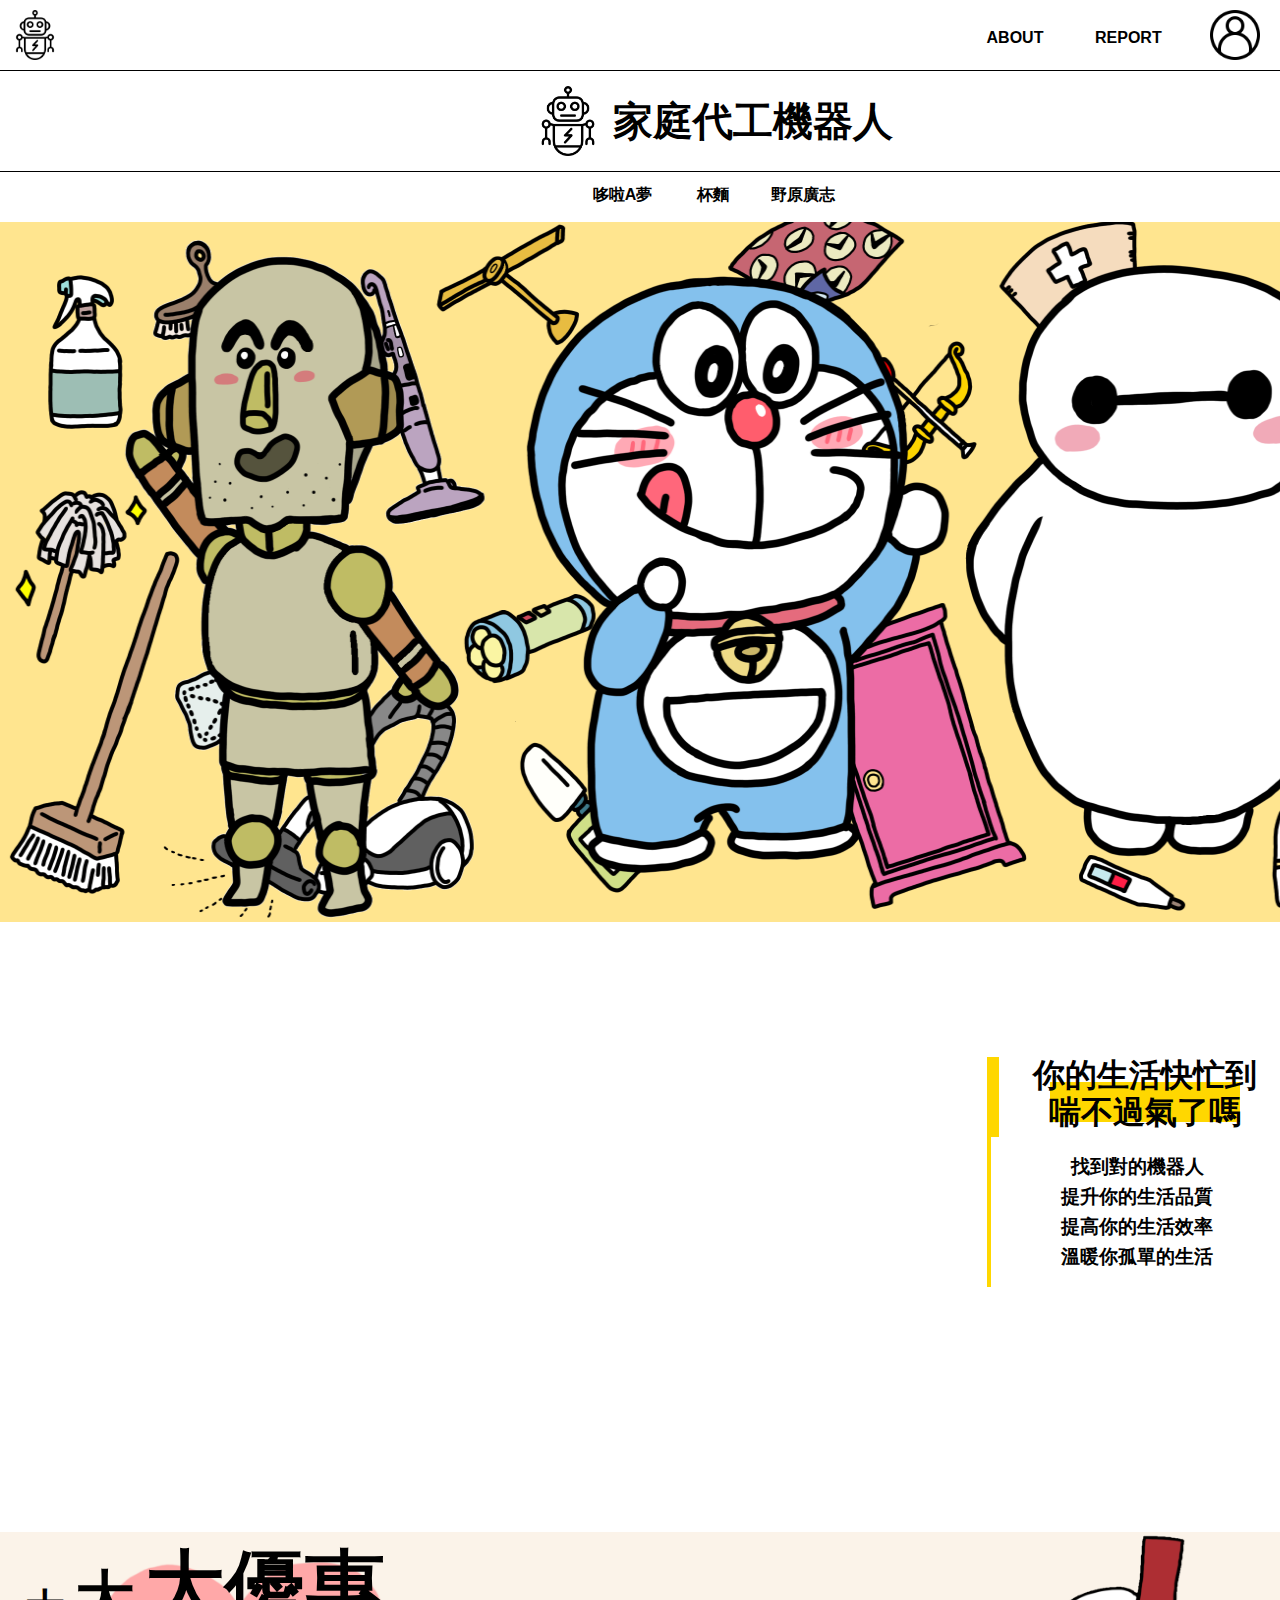
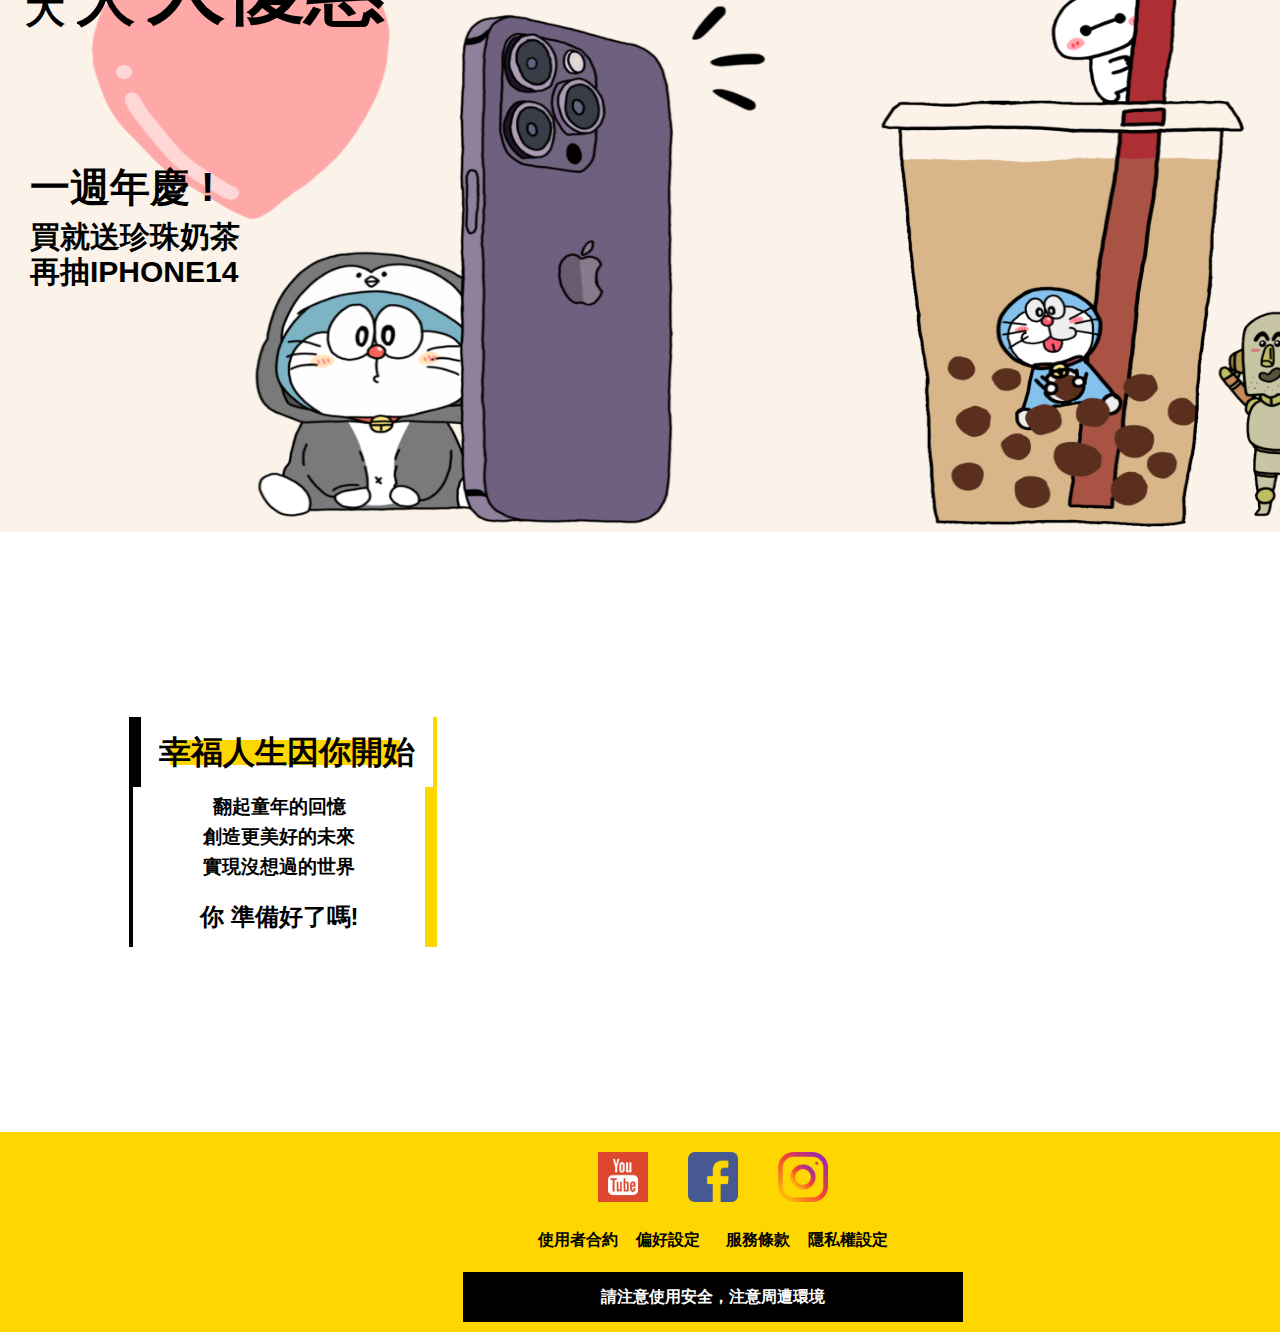
<file: index.html>
<!DOCTYPE html>
<html lang="en">
<head>
    <meta charset="UTF-8">
    <meta http-equiv="X-UA-Compatible" content="IE=edge">
    <meta name="viewport" content="width=device-width, initial-scale=1.0">
    <link rel="stylesheet" href="./css/normalize.css">
    <link rel="stylesheet" href="./css/style.css">
    <title>首頁</title>
</head>
<body>
    <header class="header">
        <div class="firsthead">
            <div >
                <a href="./index.html">
                    <img  class="robort" src="./images/robotic.png" alt="robort">
                </a>
            </div>
            <div class="firsthead-box">
                <ul class="firsthead-list">
                    <li class="firsthead-list-items">
                        <a class="firsthead-list-items-link" href="#">ABOUT</a>
                    </li>
                    <li class="firsthead-list-items">
                        <a class="firsthead-list-items-link" href="#">REPORT</a>
                    </li>
                    <li class="firsthead-list-items">
                        <a class="firsthead-list-items-link" href="#">
                            <img class="firsthead-img" src="./images/user.png" alt="user">
                        </a>
                    </li>
                    <li class="firsthead-list-items">
                        <a class="firsthead-list-items-link" href="#">
                            <img class="firsthead-img" src="./images/worldwide.png" alt="worldwide">
                        </a>
                    </li>
                </ul>
            </div>
        </div>

        <div class="secondhead">
            <a href="./index.html">
                <img class="secondhead-robort" src="./images/robotic.png" alt="robort">
            </a>
            <div class="secondhead-title">家庭代工機器人</div>
        </div>

        <div class="thirdhead">
            <div class="thirdhead-box">
                <ul class="thirdhead-list">
                    <li class="thirdhead-list-items">
                        <a class="thirdhead-list-items-link" href="./index1.html">哆啦A夢</a>
                    </li>
                    <li class="thirdhead-list-items">
                        <a class="thirdhead-list-items-link" href="./index2.html">杯麵</a>
                    </li>
                    <li class="thirdhead-list-items">
                        <a class="thirdhead-list-items-link" href="#">野原廣志</a>
                    </li>
                    
                </ul>
            </div>
        </div>

    </header>
    
    <article>
        <div class="article-one">
            <img src="./images/cat.png.jpeg" alt="cat">
            <img src="./images/image0 (4).png" alt="cat2">
        </div>
        <div class="article-two">
            <div class="article-two-package">
                <iframe class="youtube1" src="https://www.youtube.com/embed/o37Yt9CGpJc" title="YouTube video player" frameborder="0" allow="accelerometer; autoplay; clipboard-write; encrypted-media; gyroscope; picture-in-picture" allowfullscreen></iframe>
                <div class="article-two-slogan">
                    <h1>你的生活快忙到<br>喘不過氣了嗎</h1>
                    <h3>找到對的機器人<br>提升你的生活品質<br>提高你的生活效率<br>溫暖你孤單的生活</h3>
                </div>
                <div class="article-two-rectangle">
                </div>
            </div>
        </div>
        <div class="article-three">
            <div class="article-three-slogan">
                <h5>大</h5>
                <h3>大</h3>
                <h1>大優惠</h1>
            </div>
            <h2>一週年慶 !</h2>
            <h4>買就送珍珠奶茶<br>再抽IPHONE14</h4>
        </div>
        <div class="article-four">
            <div class="article-four-package">
                <div class="article-four-slogan">
                    <h1>幸福人生因你開始</h1>
                    <h3>翻起童年的回憶<br>創造更美好的未來<br>實現沒想過的世界</h3>
                    <h2>你 準備好了嗎!</h2>
                </div>
                <iframe class="youtube2" src="https://www.youtube.com/embed/WCyTifI-i0k" title="YouTube video player" frameborder="0" allow="accelerometer; autoplay; clipboard-write; encrypted-media; gyroscope; picture-in-picture" allowfullscreen></iframe>
                <div class="article-four-rectangle">
                </div>
            </div>
        </div>
    </article>
    <div class="footer">
        <div class="firstfooter">
            <div class="firstfooter-box">
                <ul class="firstfooter-list">
                    <li class="firstfooter-list-items">
                        <a class="firstfooter-list-items-link" href="#">
                            <img class="firstfooter-img" src="./images/youtube.png" alt="youtube">
                        </a>
                    </li>
                    <li class="firstfooter-list-items">
                        <a class="firstfooter-list-items-link" href="#">
                            <img class="firstfooter-img" src="./images/facebook.png" alt="facebook">
                        </a>
                    </li>
                    <li class="firstfooter-list-items">
                        <a class="firstfooter-list-items-link" href="#">
                            <img class="firstfooter-img" src="./images/instagram.png" alt="ins">
                        </a>
                    </li>
                </ul>
            </div>
        </div>

        <div class="secondfooter">
            <div class="secondfooter-box">
                <ul class="secondfooter-list">
                    <li class="secondfooter-list-items">
                        <a class="secondfooter-list-items-link" href="#">使用者合約</a>
                    </li>
                    <li class="secondfooter-list-items">
                        <a class="secondfooter-list-items-link" href="#">偏好設定</a>
                    </li>
                    <li class="secondfooter-list-items">
                        <a class="secondfooter-list-items-link" href="#">服務條款</a>
                    </li>
                    <li class="secondfooter-list-items">
                        <a class="secondfooter-list-items-link" href="#">隱私權設定</a>
                    </li> 
                </ul>
            </div>
        </div>
        <div class="alarm"> 
            <div class="alarm-item">
                <p>請注意使用安全，注意周遭環境</p>
            </div>
        </div>
    </div>

</body>
</html>
</file>
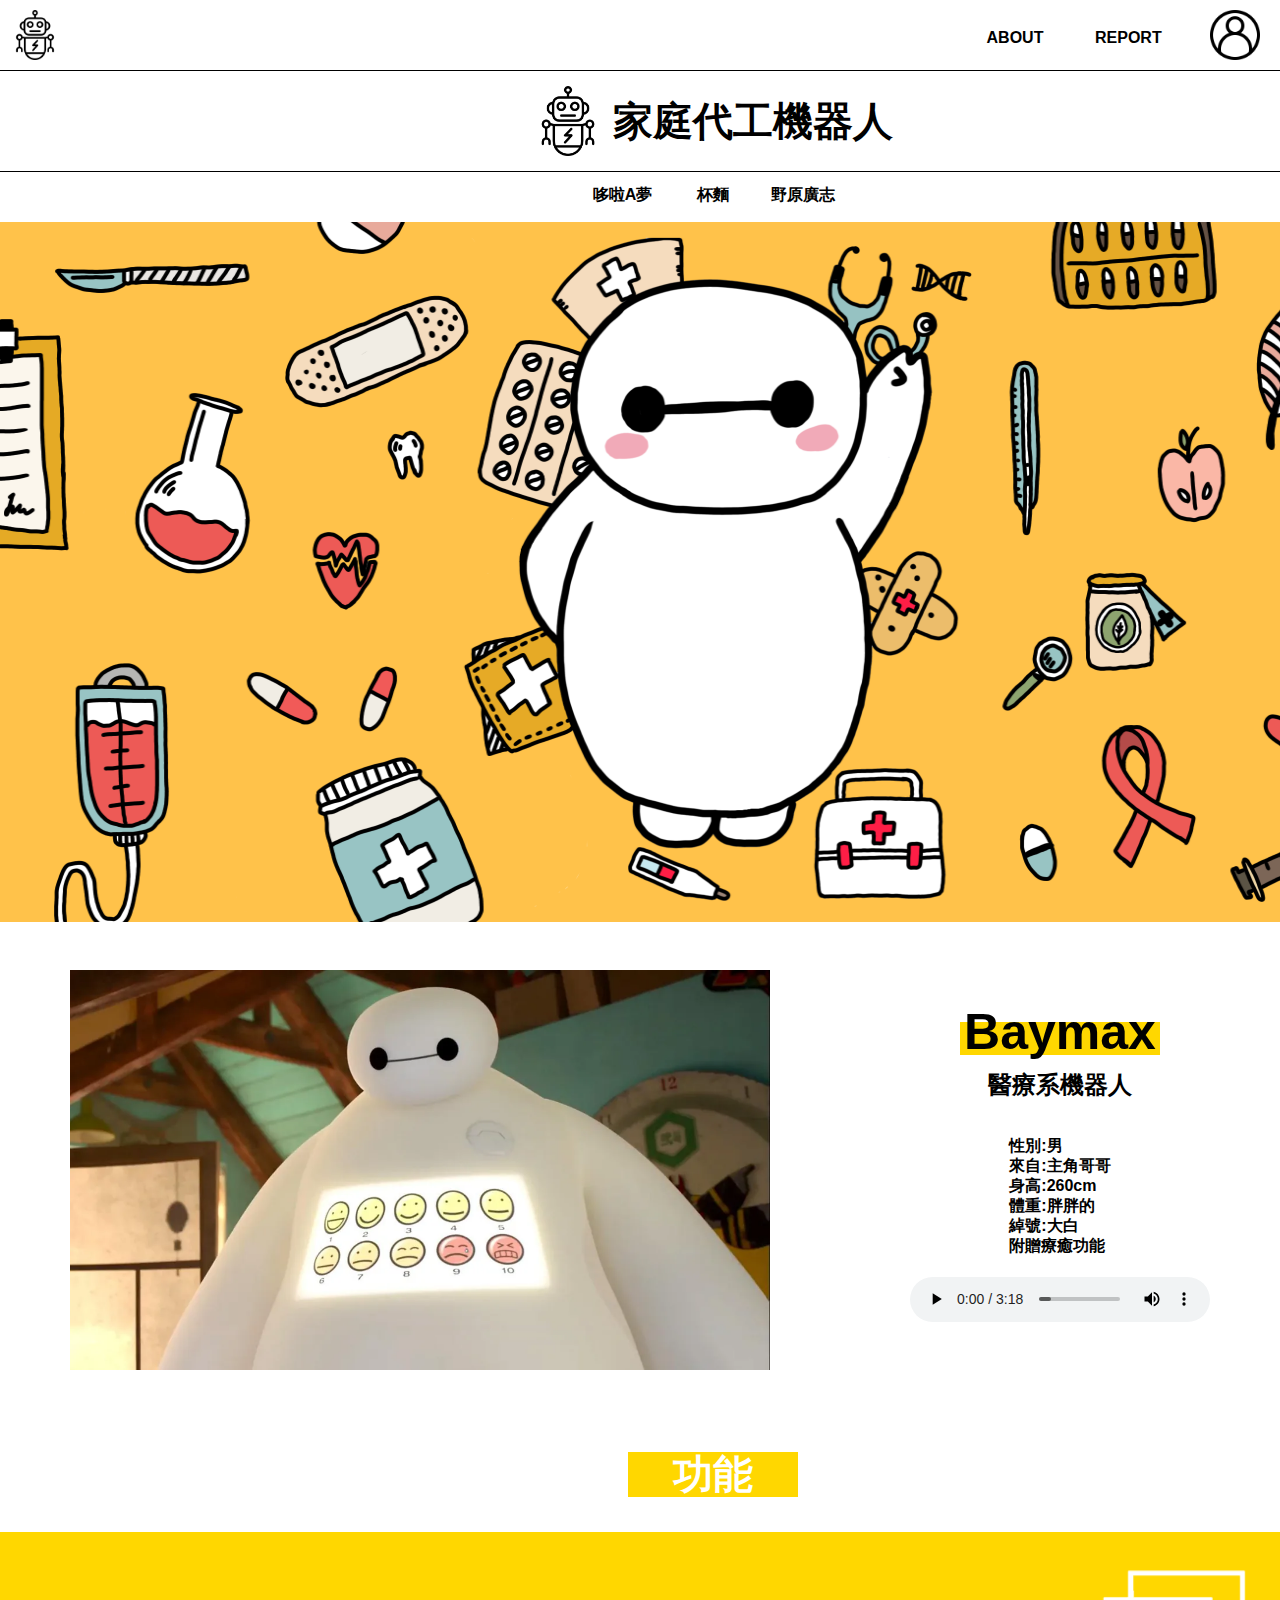
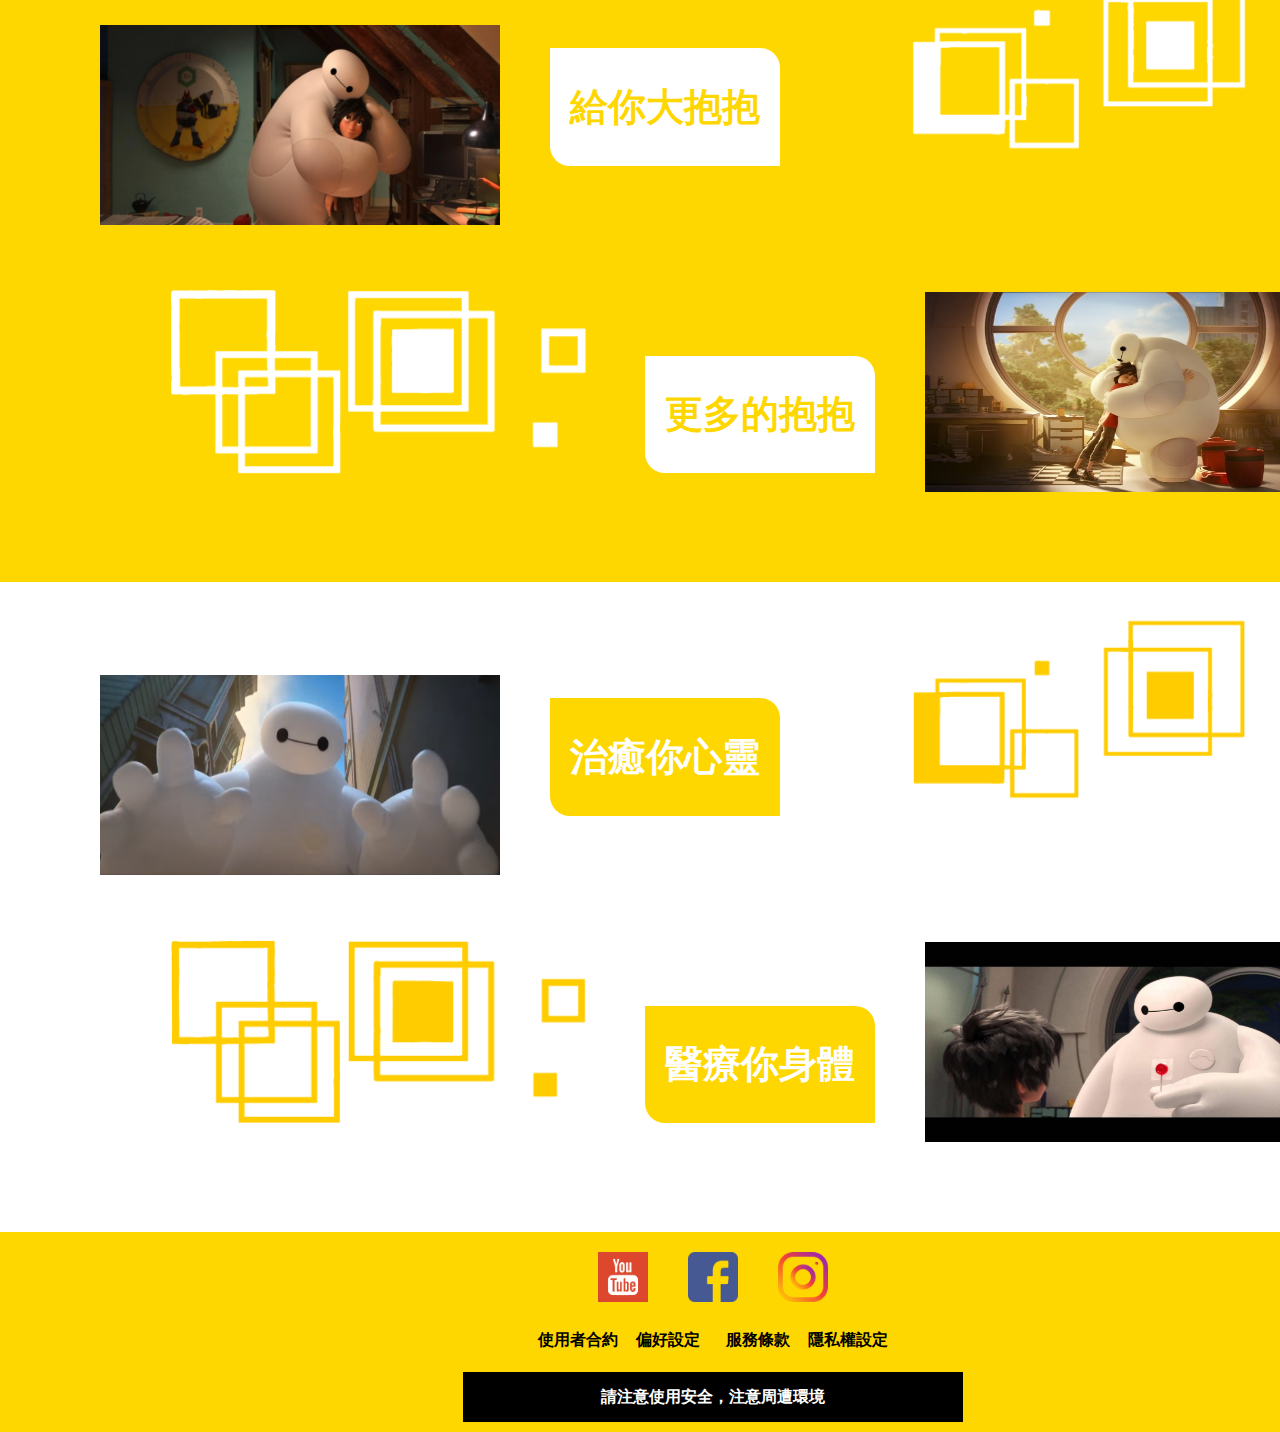
<file: index2.html>
<!DOCTYPE html>
<html lang="en">
<head>
    <meta charset="UTF-8">
    <meta http-equiv="X-UA-Compatible" content="IE=edge">
    <meta name="viewport" content="width=device-width, initial-scale=1.0">
    <link rel="stylesheet" href="./css/normalize.css">
    <link rel="stylesheet" href="./css/vegetale.css">
    <title>Baymax</title>
</head>
<body>  
        <header class="header">
            <div class="firsthead">
                <div >
                    <a href="./index.html">
                        <img  class="robort" src="./images/robotic.png" alt="robort">
                    </a>
                </div>
                <div class="firsthead-box">
                    <ul class="firsthead-list">
                        <li class="firsthead-list-items">
                            <a class="firsthead-list-items-link" href="#">ABOUT</a>
                        </li>
                        <li class="firsthead-list-items">
                            <a class="firsthead-list-items-link" href="#">REPORT</a>
                        </li>
                        <li class="firsthead-list-items">
                            <a class="firsthead-list-items-link" href="#">
                                <img class="firsthead-img" src="./images/user.png" alt="user">
                            </a>
                        </li>
                        <li class="firsthead-list-items">
                            <a class="firsthead-list-items-link" href="#">
                                <img class="firsthead-img" src="./images/worldwide.png" alt="worldwide">
                            </a>
                        </li>
                    </ul>
                </div>
            </div>
    
            <div class="secondhead">
                <a href="./index.html">
                    <img class="secondhead-robort" src="./images/robotic.png" alt="robort">
                </a>
                <div class="secondhead-title">家庭代工機器人</div>
            </div>
    
            <div class="thirdhead">
                <div class="thirdhead-box">
                    <ul class="thirdhead-list">
                        <li class="thirdhead-list-items">
                            <a class="thirdhead-list-items-link" href="./index1.html">哆啦A夢</a>
                        </li>
                        <li class="thirdhead-list-items">
                            <a class="thirdhead-list-items-link" href="./index2.html">杯麵</a>
                        </li>
                        <li class="thirdhead-list-items">
                            <a class="thirdhead-list-items-link" href="#">野原廣志</a>
                        </li>
                        
                    </ul>
                </div>
            </div> 
            </div>
        </header>
        <article>
            <div class="article-one">
                <img src="./images/bx.webp" alt="cat2">
                <img src="./images/image1.png" alt="cat">
            </div>
        <div class="firstsection">
            <a href="#">
                <img class="cat1" src="./images/baymax3.webp" >
            </a>
            <div class="firstsection-words">
                <h1>Baymax</h1>
                <h2>醫療系機器人</h2>
                <h4>性別:男<br>來自:主角哥哥<br>身高:260cm<br>體重:胖胖的<br>綽號:大白<br>附贈療癒功能</h4>
            <audio controls>
                <source src="media/Youre On Your Own, Kid.mp3">
            </audio>
            </div>
            </div>
        </div>
        <div class="secondsection">
            <div class="function">功能</div>
        </div>
        </article>
<div class="picture_content">
    <style type="text/css">
        .b2{
            position: absolute;
            z-index: 1;
        }
        .t{
            position: absolute;
            z-index: 2;
        }
        .y{
            position: absolute;
            z-index: 3;
            margin-top: 350px;
        }
        </style>
    <img class="b2" src="./images/2.png">
            <div class="t">
               <a href= "https://youtu.be/4KcpSbQdUSA"> <img class="Baymax_Disney"  src="./images/Baymax_Disney.webp"></a>
              
               <div class="content-words">
               <h2>給你大抱抱</h2>
               </div>
            </div>
             <div class="y">
                <div class="content-words">
                <h2>更多的抱抱</h2>
               </div>
               <a href= "https://youtu.be/Jt6DVyMTGW0"><img class="bb" src="./images/bb.jpg"></a>
             </div>
             
</div>
            <div class="picture_content1">
                <style type="text/css">
                    .b1{
                        position: absolute;
                        z-index: 1;
                    }
                    .t{
                        position: absolute;
                        z-index: 2;
                    }
                    .y{
                        position: absolute;
                        z-index: 3;
                        margin-top: 350px;
                    }
                    </style>
                <img class="b1" src="./images/1.png">
            <div class="t">
                <a href= "https://youtu.be/4KcpSbQdUSA"> <img class="Baymax_Disney"  src="./images/Baymax-trailer-2.webp"></a>
               
                <div class="content-words1">
                <h2>治癒你心靈</h2>
                </div>
             </div>
             <div class="y">
                <div class="content-words1">
                    <h2>醫療你身體</h2>
                   </div>
            <a href= "https://youtu.be/XWNkC4Z60B4"><img class="heal" src="./images/heal.jpg"></a>
        </div>
    </div>


    <div class="footer">
        <div class="firstfooter">
            <div class="firstfooter-box">
                <ul class="firstfooter-list">
                    <li class="firstfooter-list-items">
                        <a class="firstfooter-list-items-link" href="#">
                            <img class="firstfooter-img" src="./images/youtube.png" alt="youtube">
                        </a>
                    </li>
                    <li class="firstfooter-list-items">
                        <a class="firstfooter-list-items-link" href="#">
                            <img class="firstfooter-img" src="./images/facebook.png" alt="facebook">
                        </a>
                    </li>
                    <li class="firstfooter-list-items">
                        <a class="firstfooter-list-items-link" href="#">
                            <img class="firstfooter-img" src="./images/instagram.png" alt="ins">
                        </a>
                    </li>
                </ul>
            </div>
        </div>

        <div class="secondfooter">
            <div class="secondfooter-box">
                <ul class="secondfooter-list">
                    <li class="secondfooter-list-items">
                        <a class="secondfooter-list-items-link" href="#">使用者合約</a>
                    </li>
                    <li class="secondfooter-list-items">
                        <a class="secondfooter-list-items-link" href="#">偏好設定</a>
                    </li>
                    <li class="secondfooter-list-items">
                        <a class="secondfooter-list-items-link" href="#">服務條款</a>
                    </li>
                    <li class="secondfooter-list-items">
                        <a class="secondfooter-list-items-link" href="#">隱私權設定</a>
                    </li> 
                </ul>
            </div>
        </div>
        <div class="alarm"> 
            <div class="alarm-item">
                <p>請注意使用安全，注意周遭環境</p>
            </div>
        </div>
    </div>
</body>
</html>
</file>
<file: css/style.css>
.header{
    width: 1425px;
    margin: auto;
}
.firsthead{
    width: 1425px;
    margin: auto;
    height: 60px;
    padding: 10px 0 0 0px;
    margin: 0 0 0 0;
    display: flex;
}
.robort{
    display: block;
    width: 50px;
    height: 50px;
    margin: 0 0 0 10px;
    padding: 0 0 0 0;
    background-color: white;
}
.robort:hover{
    transform: scale(1.2);
    border-radius: 50%;
    background-color:gold;
}
.firsthead-box{
    display: flex;
    justify-content: end;
    width: 1425px;
    margin: auto;
    height: 50px;
    margin: 0px 0 0 0px;
    padding: 0px 0px 0px 0px;
    border-radius: 3px;
}
.firsthead-list{
    display: flex;
    justify-content: center;
    align-items: center;
    padding: 0;
    margin: 0;
}
.firsthead-list-items{
    display: flex;
    width: 60px;
    height: 50px;
    margin: 0 50px 0 0;
    list-style: none;
}
.firsthead-img{
    width: 50px;
    height: 50px;
    margin: 0 0 0 0;
    background-color: white;
}
.firsthead-list-items-link{
    display: flex;
    display: block;
    text-decoration: none;
    padding:0px 0px 0 0;
    margin: 0 0px 0 0;
    width: 70px;
    height: 50px;
    font-family: Arial;
    font-size: 16px;
    font-weight: 900;
    font-stretch: normal;
    font-style: normal;
    line-height: 55px;
    letter-spacing: normal;
    text-align: center;
    color: black;
}
.firsthead-list-items-link:hover{
    transform: scale(1.2);
    color: gold;
  }
.secondhead{
    display: flex;
    justify-content: center;
    align-items: center;
    padding: 0px 0 0 0;
    width: 1425px;
    margin: auto;
    height: 100px;
    border: black 1px solid;
    border-bottom: none;
    border-left: none;
    border-right: none;
}
.secondhead-robort{
    display: block;
    width: 70px;
    height: 70px;
    margin: 0 10px 0 0;
    background-color: white;
}
.secondhead-robort:hover{
    transform: scale(1.2);
    border-radius: 50%;
    background-color:gold;
}
.secondhead-title{
    font-family: Arial;
    font-size: 40px;
    font-weight: 900;
    font-stretch: normal;
    font-style: normal;
    line-height: 80px;
    letter-spacing: normal;
    text-align: center;
    color: black;
}
.thirdhead{
    width: 1425px;
    margin: auto;
    height: 50px;
    border: black 1px solid;
    border-left: none;
    border-right: none;
    border-bottom: none;
}
.thirdhead-box{
    display: flex;
    justify-content: center;
    align-items: center;
    width: 1425px;
    margin: auto;
    height: 50px;
    margin: 0px 0 0 0px;
    padding: 0px 0px 0px 0px;
    border-radius: 3px;
}
.thirdhead-list{
    display: flex;
    padding: 0;
    margin: 0;
}
.thirdhead-list-items{
    display: flex;
    width: 90px;
    height: 60px;
    margin: 0 0px 0 0;
    list-style: none;
}
.thirdhead-list-items-link{
    display: flex;
    display: block;
    text-decoration: none;
    padding:0px 0px 0 0;
    margin: 0 0px 0 0;
    width: 90px;
    height: 60px;
    font-family: Arial;
    font-size: 16px;
    font-weight: 900;
    font-stretch: normal;
    font-style: normal;
    line-height: 55px;
    letter-spacing: normal;
    text-align: center;
    color: black;
}
.thirdhead-list-items-link:hover{
    transform: scale(1.2);
    color: gold;
  }
.article{
    width: 1425px;
    margin: auto;
}
.article-one{
    width: 1425px;
    margin: auto;
    height: 700px;
}
.article-one{ position:relative;}
.article-one img{
    width: 1425px;
    margin: auto;
    height: 700px;
    position:absolute;
  /* 淡出淡入效果2秒 */
  -webkit-transition: opacity 1s ease-in-out;
  -moz-transition: opacity 1s ease-in-out;
  -o-transition: opacity 1s ease-in-out;
  transition: opacity 1s ease-in-out;
}
.article-one img:last-child:hover{
    /* 滑入時第一張透明度設0 */
    opacity:0;}

.article-two{
    width: 1425px;
    margin: auto;
    height: 600px;
    display: flex;
    align-items: center;
}
.article-two-package{
    width: 1425px;
    margin: auto;
    height: 400px;
    display: flex;
    justify-content: center;
    align-items: center;
    position:absolute;
    z-index: 10;
}
.article-two-rectangle{
    width: 190px;
    height: 40px;
    margin: auto;
    background-color: gold;
    margin: 0px 0 240px 0px;
    position: absolute;
    left: 1050px;
    z-index: 10;
}
.youtube1{
    width: 600px;
    height: 400px;
    margin: auto;
}

.article-two-slogan{
    width: 300px;
    height: 230px;
    padding:0px 0px 0 0;
    margin: 0 130px 100px 0;
    font-family: Arial;
    font-weight: 700;
    font-stretch: normal;
    font-style: normal;
    /* line-height: 55px; */
    text-align: center;
    letter-spacing: normal;
    color: black;
    border-left: gold 4px solid;
    border-right: black 4px solid;
    z-index: 40;
}
.article-two-slogan h1{
    height: 80px;
    margin:0 0 0 0;
    border-left: gold 8px solid;
}
.article-two-slogan h3{
    display: flex;
    justify-content: center;
    align-items: center;
    height: 150px;
    margin: 0 0 0 0;
    line-height: 30px;
    border-right: black 8px solid;
}
.article-three{
    width: 1425px;
    margin: auto;
    height: 600px;
    background-image:url(../images/image0\ \(5\).png);
    background-size:100% 100%;
    background-repeat: no-repeat;
}
.article-three-slogan{
    width: 370px;
    display: flex;
    justify-content: center;
    align-items: center;
    margin: 10px 0 0 20px;
    color: black;
}
.article-three h1{
    padding:0px 0px 0 0;
    margin: 10px 0px 0 10px;
    font-family: Arial;
    font-size: 80px;
    font-weight: 900;
    font-stretch: normal;
    font-style: normal;
    letter-spacing: normal;
}
.article-three h3{
    padding:0px 0px 0 0;
    margin: 30px 0px 0 10px;
    font-family: Arial;
    font-size: 60px;
    font-weight: 900;
    font-stretch: normal;
    font-style: normal;
    letter-spacing: normal;
}
.article-three h5{
    padding:0px 0px 0 0;
    margin: 50px 0px 0 0px;
    font-family: Arial;
    font-size: 40px;
    font-weight: 900;
    font-stretch: normal;
    font-style: normal;
    letter-spacing: normal;
}
.article-three h2{
    padding:0px 0px 0 0;
    margin: 130px 0px 0 30px;
    font-family: Arial;
    font-size: 40px;
    font-weight: 900;
    font-stretch: normal;
    font-style: normal;
    letter-spacing: normal;
    color: black;
}
.article-three h4{
    padding:0px 0px 0 0;
    margin: 10px 0px 0 30px;
    font-family: Arial;
    font-size: 30px;
    font-weight: 900;
    font-stretch: normal;
    font-style: normal;
    letter-spacing: normal;
    color: black;
}
.article-four{
    width: 1425px;
    margin: auto;
    height: 600px;
    display: flex;
    justify-content: center;
    align-items: center;
}
.article-four-package{
    width: 1425px;
    margin: auto;
    height: 400px;
    display: flex;
    justify-content: center;
    align-items: center;
    position:absolute;
    z-index: 20;
}
.article-four-rectangle{
    width: 230px;
    height: 25px;
    background-color: gold;
    margin: 0px 0px 160px 0;
    position:absolute;
    z-index:10;
    left:170px;
}
.article-four-slogan{
    width: 300px;
    height: 230px;
    padding:0px 0px 0 0;
    margin: auto;
    font-family: Arial;
    font-weight: 900;
    font-stretch: normal;
    font-style: normal;
    /* line-height: 55px; */
    text-align: center;
    letter-spacing: normal;
    color: black;
    border-left : black 4px solid;
    border-right : gold 4px solid;
    z-index: 20;
}
.article-four-slogan h1{
    height: 70px;
    display: flex;
    justify-content: center;
    align-items: center;
    border-left : black 8px solid;
    margin: 0px 0 0 0;
}
.article-four-slogan h3{
    height: 100px;
    display: flex;
    justify-content: center;
    align-items: center;
    line-height: 30px;
    margin: 0px 0 0 0;
    border-right : gold 8px solid;
}
.article-four-slogan h2{
    height: 60px;
    display: flex;
    justify-content: center;
    align-items: center;
    margin: 0px 0 0 0;
    border-right : gold 8px solid;
}
.youtube2{
    width: 600px;
    height: 400px;
    margin: auto;
}
.footer{
    width: 1425px;
    margin: auto;
    height: 200px;
    background-color: gold;
}
.firstfooter{
    width: 1425px;
    margin: auto;
    height: 80px;
    display: flex;
    justify-content: center;
    align-items: center;
}
.firstfooter-box{
    display: flex;
    justify-content: center;
    align-items: center;
    width: 500px;
    height: 80px;
    margin: 0px 0 0 0px;
    padding: 0px 0px 0px 0px;
    border-radius: 3px;
}
.firstfooter-list{
    display: flex;
    padding: 0;
    margin: 20px 0 0 40px;
}
.firstfooter-list-items{
    display: flex;
    width: 90px;
    height: 60px;
    margin: 0 0px 0 0;
    list-style: none;
}
.firstfooter-img{
    width: 50px;
    height: 50px;
    margin: 0px 0 0 0;
}
.firstfooter-list-items-link{
    display: flex;
    display: block;
    text-decoration: none;
    padding:0px 0px 0 0;
    margin: 0px 0px 0 0;
    width: 50px;
    height: 50px;
}
.firstfooter-list-items-link:hover{
    transform: scale(1.2);
    border-radius: 33%;
    background-color: white;
  }
.secondfooter{
    width: 100%;
    height: 60px;
}
.secondfooter-box{
    display: flex;
    justify-content: center;
    width: 1425px;
    margin: auto;
    height: 50px;
    margin: 0px 0 0 0px;
    padding: 0px 0px 0px 0px;
    border-radius: 3px;
}
.secondfooter-list{
    display: flex;
    padding: 0;
    margin: 0;
}
.secondfooter-list-items{
    display: flex;
    width: 90px;
    height: 60px;
    margin: 0px 0px 0 0;
    list-style: none;
}
.secondfooter-list-items-link{
    display: flex;
    display: block;
    text-decoration: none;
    padding:0px 0px 0 0;
    margin: 0 0px 0 0;
    width: 90px;
    height: 60px;
    font-family: Arial;
    font-size: 16px;
    font-weight: 900;
    font-stretch: normal;
    font-style: normal;
    line-height: 55px;
    letter-spacing: normal;
    text-align: center;
    color: black;
}
.secondfooter-list-items-link:hover{
    transform: scale(1.2);
    color: black;
  }
.alarm{
    width: 1425px;
    margin: auto;
    height: 50px;
    display: flex;
    justify-content: center;
}
.alarm-item{
    width: 500px;
    height: 50px;
    display: flex;
    justify-content: center;
    align-items: center;
    background-color: black;
}
.alarm-item p{
    font-family: Arial;
    font-size: 16px;
    font-weight: 900;
    font-stretch: normal;
    font-style: normal;
    letter-spacing: normal;
    text-align: center;
    color: white;
}
</file>
<file: css/vegetale.css>
html{
    box-sizing: border-box;
}
.header{
    width: 1425px;
    margin: auto;
}

.firsthead{
    width: 1425px;
    margin: auto;
    height: 60px;
    padding: 10px 0 0 0px;
    margin: 0 0 0 0;
    display: flex;
}
.robort{
    display: block;
    width: 50px;
    height: 50px;
    margin: 0 0 0 10px;
    padding: 0 0 0 0;
    background-color: white;
}
.robort:hover{
    transform: scale(1.2);
    border-radius: 50%;
    background-color:gold;
}
.firsthead-box{
    display: flex;
    justify-content: end;
    width: 1425px;
    margin: auto;
    height: 50px;
    margin: 0px 0 0 0px;
    padding: 0px 0px 0px 0px;
    border-radius: 3px;
}
.firsthead-list{
    display: flex;
    justify-content: center;
    align-items: center;
    padding: 0;
    margin: 0;
}
.firsthead-list-items{
    display: flex;
    width: 60px;
    height: 50px;
    margin: 0 50px 0 0;
    list-style: none;
}
.firsthead-img{
    width: 50px;
    height: 50px;
    margin: 0 0 0 0;
    background-color: white;
}
.firsthead-list-items-link{
    display: flex;
    display: block;
    text-decoration: none;
    padding:0px 0px 0 0;
    margin: 0 0px 0 0;
    width: 70px;
    height: 50px;
    font-family: Arial;
    font-size: 16px;
    font-weight: 900;
    font-stretch: normal;
    font-style: normal;
    line-height: 55px;
    letter-spacing: normal;
    text-align: center;
    color: black;
}
.firsthead-list-items-link:hover{
    transform: scale(1.2);
    color: gold;
  }
.secondhead{
    display: flex;
    justify-content: center;
    align-items: center;
    padding: 0px 0 0 0;
    width: 1425px;
    margin: auto;
    height: 100px;
    border: black 1px solid;
    border-bottom: none;
    border-left: none;
    border-right: none;
}
.secondhead-robort{
    display: block;
    width: 70px;
    height: 70px;
    margin: 0 10px 0 0;
    background-color: white;
}
.secondhead-robort:hover{
    transform: scale(1.2);
    border-radius: 50%;
    background-color:gold;
}
.secondhead-title{
    font-family: Arial;
    font-size: 40px;
    font-weight: 900;
    font-stretch: normal;
    font-style: normal;
    line-height: 80px;
    letter-spacing: normal;
    text-align: center;
    color: black;
}
.thirdhead{
    width: 1425px;
    margin: auto;
    height: 50px;
    border-top: black 1px solid;
}
.thirdhead-box{
    display: flex;
    justify-content: center;
    align-items: center;
    width: 1425px;
    margin: auto;
    height: 50px;
    margin: 0px 0 0 0px;
    padding: 0px 0px 0px 0px;
    border-radius: 3px;
}
.thirdhead-list{
    display: flex;
    padding: 0;
    margin: 0;
}
.thirdhead-list-items{
    display: flex;
    width: 90px;
    height: 60px;
    margin: 0 0px 0 0;
    list-style: none;
}
.thirdhead-list-items-link{
    display: flex;
    display: block;
    text-decoration: none;
    padding:0px 0px 0 0;
    margin: 0 0px 0 0;
    width: 90px;
    height: 60px;
    font-family: Arial;
    font-size: 16px;
    font-weight: 900;
    font-stretch: normal;
    font-style: normal;
    line-height: 55px;
    letter-spacing: normal;
    text-align: center;
    color: black;
}
.thirdhead-list-items-link:hover{
    transform: scale(1.2);
    color: gold;
  }
  .article{
    width: 1425px;
    margin: auto;
}
.article-one{
    width: 1425px;
    margin: auto;
    height: 700px;
}
.article-one{ position:relative;}
.article-one img{
    width: 1425px;
    margin: auto;
    height: 700px;
    position:absolute;
  /* 淡出淡入效果2秒 */
  -webkit-transition: opacity 1s ease-in-out;
  -moz-transition: opacity 1s ease-in-out;
  -o-transition: opacity 1s ease-in-out;
  transition: opacity 1s ease-in-out;
}
.article-one img:last-child:hover{
    /* 滑入時第一張透明度設0 */
    opacity:0;}
    .firstsection{
        display: flex;
        justify-content: center;
        align-items: center;
        height: 500px;
        /* border-width: 1px;
        border-style: solid none none;
        border-color: black;
        border-image: initial;
        border-bottom: none;
        border-left: none;
        border-right: none; */
    }
    .firstsection-words{
        display: flex;
        flex-direction: column;
        justify-content: center;
        align-items: center;
        width: 300px;
        height: 300px;
        margin: 0 0 0 100px;
        font-family: Arial;
        font-size: 16px;
        font-weight: 900;
        font-stretch: normal;
        font-style: normal;
        line-height: 20px;
        letter-spacing: normal;
        text-align: left;
        color: black;
    }
    .firstsection-words h1{
        text-align: center;
        width: 200px;
        height: 40px;
        margin: 0 0 0 0 ;
        background-color: gold;
        font-size: 50px;
    }
    .cat1{
        width: 700px;
        height: 400px;
        margin: 0 40px 0 0 ;
    }
    .secondsection{
        display: flex;
        justify-content: center;
        margin:10px 0 10px 0 ;
        width: 1425px;
        margin: auto;
        height:60px;
        margin-left: auto;
        margin-right: auto;
        /* border-width: 1px;
    border-style: solid none none;
    border-color: black;
    border-image: initial;
    border-bottom: none;
    border-left: none;
    border-right: none; */
    }
    .function{
        margin-top: 30px;
        display: flex;
        justify-content: center;
        align-items: center;
        width: 170px;
        height: 45px;
        background-color: gold;
        font-family: Arial;
        font-size: 40px;
        font-weight: 900;
        font-stretch: normal;
        font-style: normal;
        line-height: 55px;
        letter-spacing: normal;
        text-align: center;
        color: white;
    
    }
.picture_content{
    width: 1425px;
    margin: auto;
    height: 650px;
    margin-top: 50px;
    /* border-width: 1px;
    border-style: solid none none;
    border-color: black;
    border-image: initial;
    border-bottom: none;
    border-left: none;
    border-right: none; */
    background-color: gold;
}
.b1{width: 1425px;
    margin: auto;
}
.b2{width: 1425px;
    margin: auto;
}
.Baymax_Disney{
    flex-wrap: nowrap;
    width: 400px;
    height:200px;
    margin: 90px 50px 0 100px;
}
.picture_content1{
    width: 1425px;
    margin: auto;
    height: 650px;
    /* border-width: 1px;
    border-style: solid none none;
    border-color: black;
    border-image: initial;
    border-bottom: none;
    border-left: none;
    border-right: none; */
}
.bb{
    flex-wrap: nowrap;
    width: 400px;
    height:200px;
    margin-right: 100px;
    margin-top: 10px;
}
.heal{
    flex-wrap: nowrap;
    width: 400px;
    height:200px;
    margin-right: 100px;
    margin-top: 10px;
}
.t{
    display: flex;
    justify-content: flex-start;
    width: 1000px;
    height: 300px;
    margin: 0 400px 0 0px;
    align-items: center; 
}
.content-words{
    justify-content: center;
    font-family: Arial;
    font-size: 25px;
    font-weight: 750;
    font-stretch: normal;
    font-style: normal;
    line-height: 55px;
    letter-spacing: normal;
    text-align: center;
    color: gold;
    margin-right: 50px;
    margin-top: 50px;
    background-color: white;
    border-radius: 0px 20px 0px 20px;
    padding: 0px 20px 0 20px;
}
.content-words1{
    
    justify-content: center;
    font-family: Arial;
    font-size: 25px;
    font-weight: 750;
    font-stretch: normal;
    font-style: normal;
    line-height: 55px;
    letter-spacing: normal;
    text-align: center;
    color: white;
    margin-right: 50px;
    margin-top: 50px;
    background-color: gold;
    border-radius: 0px 20px 0px 20px;
    padding: 0px 20px 0 20px ;

}
.y{
    display: flex;
    width: 1425px;
    margin: auto;
    justify-content: right;
    align-items: center; 
}
.footer{
    width: 1425px;
    margin: auto;
    height: 200px;
    background-color: gold;
}
.firstfooter{
    width: 1425px;
    margin: auto;
    height: 80px;
    display: flex;
    justify-content: center;
    align-items: center;
}
.firstfooter-box{
    display: flex;
    justify-content: center;
    align-items: center;
    width: 500px;
    height: 80px;
    margin: 0px 0 0 0px;
    padding: 0px 0px 0px 0px;
    border-radius: 3px;
}
.firstfooter-list{
    display: flex;
    padding: 0;
    margin: 20px 0 0 40px;
}
.firstfooter-list-items{
    display: flex;
    width: 90px;
    height: 60px;
    margin: 0 0px 0 0;
    list-style: none;
}
.firstfooter-img{
    width: 50px;
    height: 50px;
    margin: 0px 0 0 0;
}
.firstfooter-list-items-link{
    display: flex;
    display: block;
    text-decoration: none;
    padding:0px 0px 0 0;
    margin: 0px 0px 0 0;
    width: 50px;
    height: 50px;
}
.firstfooter-list-items-link:hover{
    transform: scale(1.2);
    border-radius: 30%;
    background-color: white;
  }
.secondfooter{
    width: 1425px;
    margin: auto;
    height: 60px;
}
.secondfooter-box{
    display: flex;
    justify-content: center;
    width: 1425px;
    margin: auto;
    height: 50px;
    margin: 0px 0 0 0px;
    padding: 0px 0px 0px 0px;
    border-radius: 3px;
}
.secondfooter-list{
    display: flex;
    padding: 0;
    margin: 0;
}
.secondfooter-list-items{
    display: flex;
    width: 90px;
    height: 60px;
    margin: 0px 0px 0 0;
    list-style: none;
}
.secondfooter-list-items-link{
    display: flex;
    display: block;
    text-decoration: none;
    padding:0px 0px 0 0;
    margin: 0 0px 0 0;
    width: 90px;
    height: 60px;
    font-family: Arial;
    font-size: 16px;
    font-weight: 900;
    font-stretch: normal;
    font-style: normal;
    line-height: 55px;
    letter-spacing: normal;
    text-align: center;
    color: black;
}
.secondfooter-list-items-link:hover{
    transform: scale(1.2);
    color: black;
  }
.alarm{
    width: 1425px;
    margin: auto;
    height: 50px;
    display: flex;
    justify-content: center;
}
.alarm-item{
    width: 500px;
    height: 50px;
    display: flex;
    justify-content: center;
    align-items: center;
    background-color: black;
}
.alarm-item p{
    font-family: Arial;
    font-size: 16px;
    font-weight: 900;
    font-stretch: normal;
    font-style: normal;
    letter-spacing: normal;
    text-align: center;
    color: white;
}
</file>
